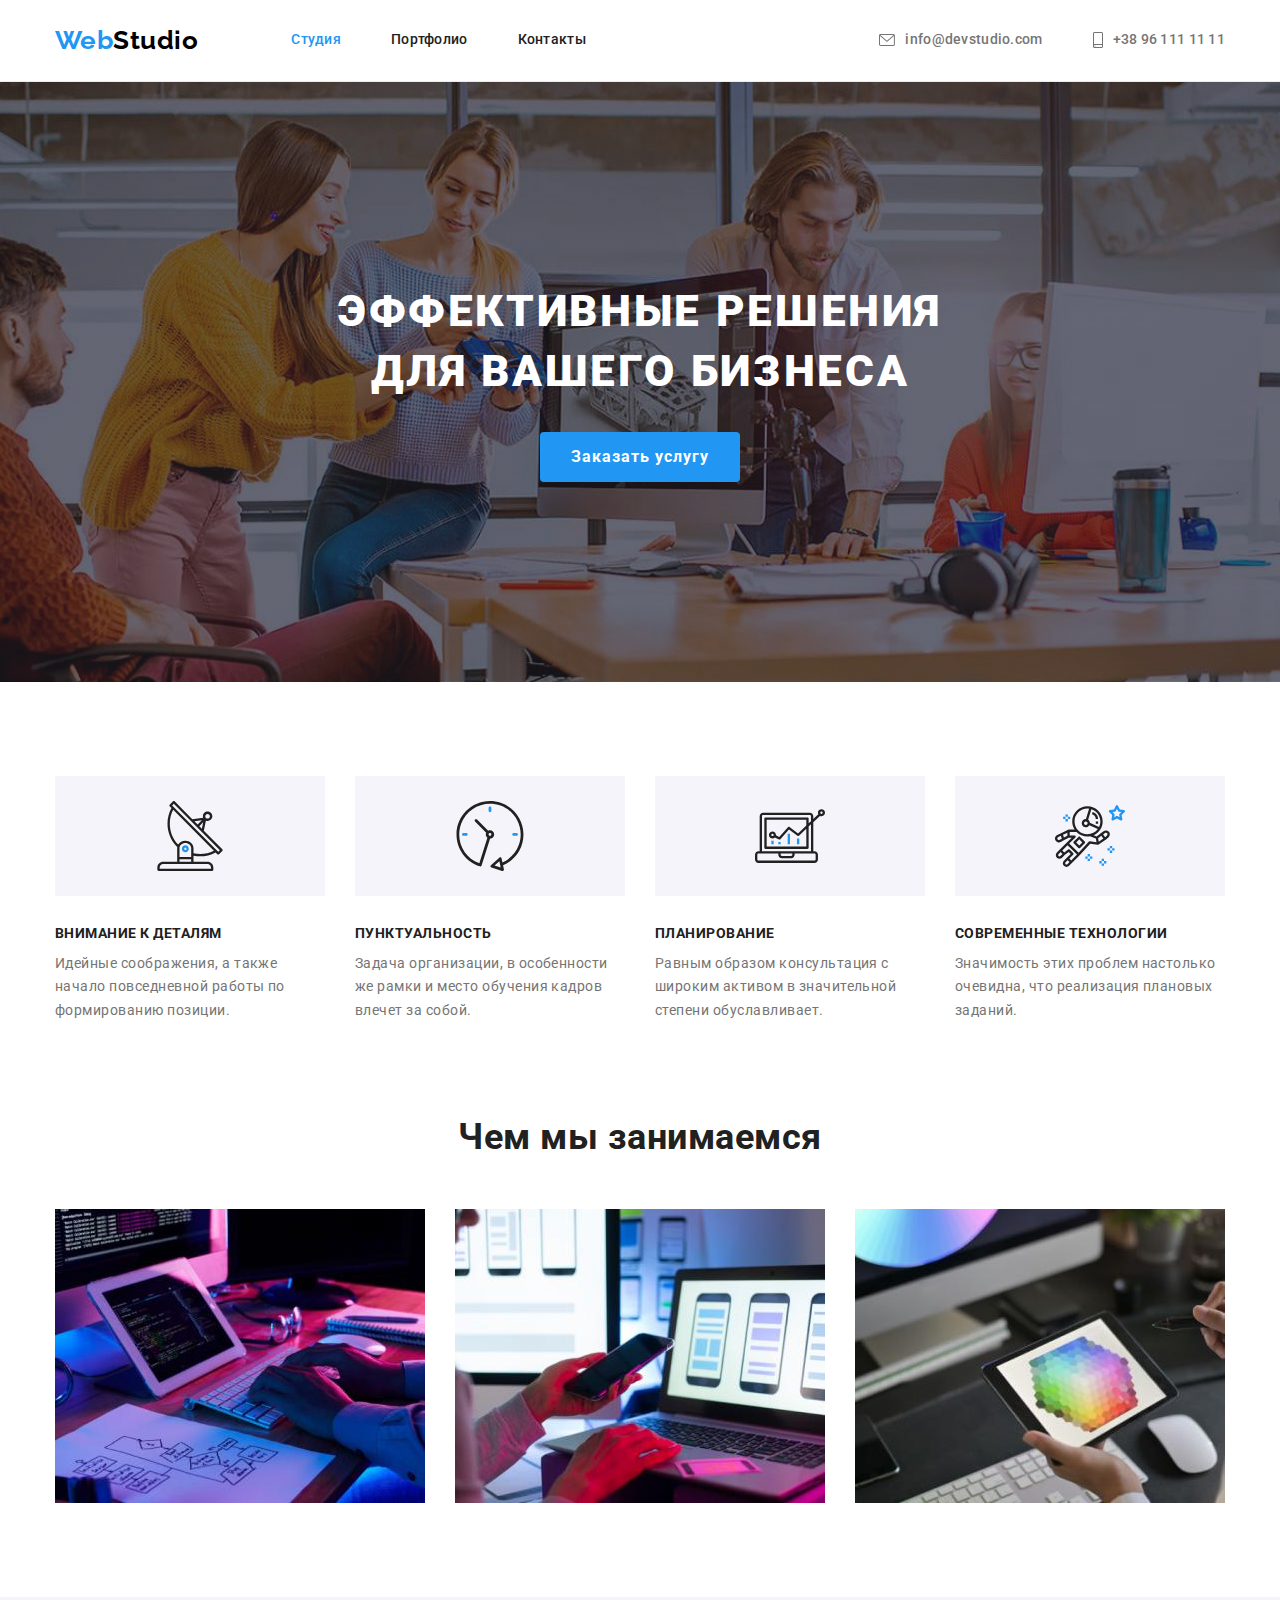
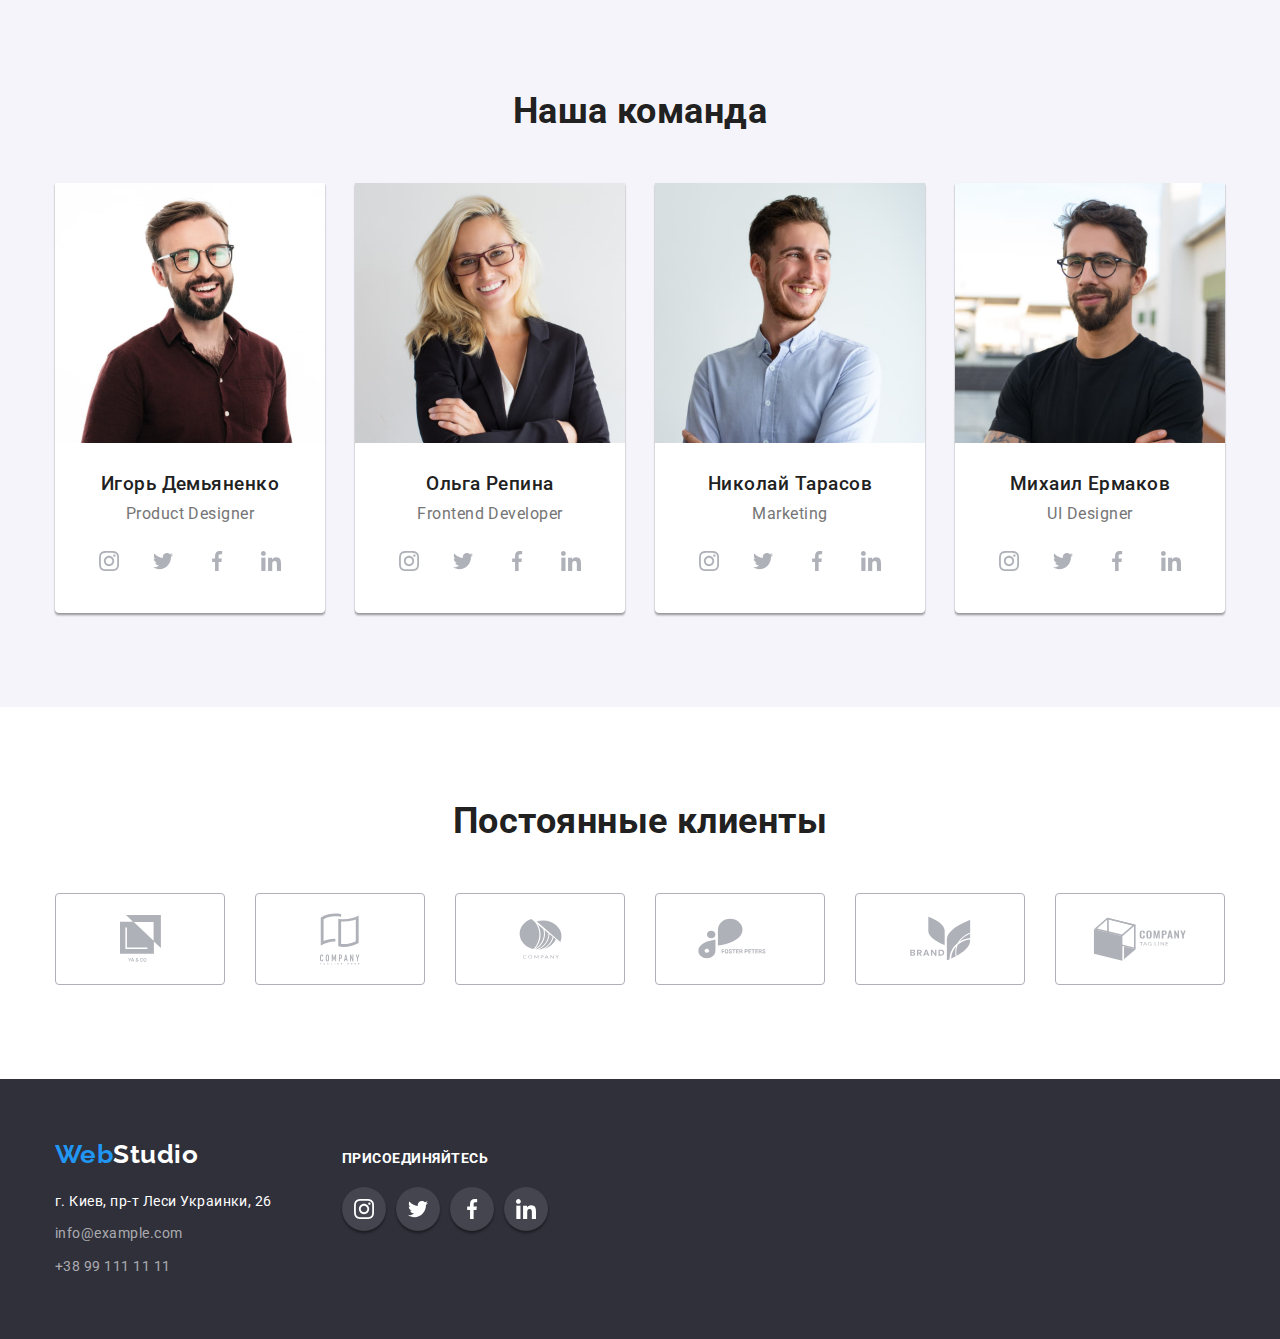
<file: index.html>
<!DOCTYPE html>
<html lang="ru">

<head>
    <meta charset="UTF-8">
    <meta http-equiv="X-UA-Compatible" content="IE=edge">
    <meta name="viewport" content="width=device-width, initial-scale=1.0">
    <title>Студия</title>
    <link rel="stylesheet"
        href="https://cdnjs.cloudflare.com/ajax/libs/modern-normalize/1.1.0/modern-normalize.min.css">
    <link rel="stylesheet" href="./css/style.css">
    <link rel="preconnect" href="https://fonts.googleapis.com">
    <link rel="preconnect" href="https://fonts.gstatic.com" crossorigin>
    <link rel="stylesheet"
        href="https://fonts.googleapis.com/css2?family=Raleway:wght@700&family=Roboto:wght@400;500;700;900&display=swap">
</head>

<body>
    <!--Шапка сайта-->
    <header class="header">
        <div class="container header-container">
            <a class="homepage link" href="./index.html">Web<span class="homepage-dark">Studio</span></a>
            <nav class="header-nav">
                <!--кнопки навигации-->
                <ul class="list menu-list menu-list-nav">
                    <li class="menu-list-link"><a class="nav-link link current" href="./index.html">Студия</a></li>
                    <li class="menu-list-link"><a class="nav-link link" href="./portfolio.html">Портфолио</a></li>
                    <li class="menu-list-link"><a class="nav-link link" href="/контакты">Контакты</a></li>
                </ul>
            </nav>
            <!--почта и телефон-->
            <ul class="list menu-list">
                <li class="header-contacts-link">
                    <div class="contacts-container"><a class="contact-link link" 
                            href="mailto:info@devstudio.com"><svg class="mail-icon" width="16px" height="12px">
                                <use href="./images/sprite.svg#icon-mail"></use>
                            </svg>info@devstudio.com </a> </div>
                </li>
                <li class="header-contacts-link"><div class="contacts-container">
                    <a class="contact-link link" href="tel:+38096-111-11-11"><svg class="tel-icon" width="10px" height="16px">
                        <use href="./images/sprite.svg#tel-icon"></use>
                    </svg>+38 96 111
                            11 11</a>
                </div>
                </li>
                
            </ul>
        </div>
    </header>
    <!-- основной контент-->
    <main>
        <!--главное превью + ссылка для заказа-->
        <section class="main-page">
            <div class="container main-page-container">
                <h1 class="main-page-topic">Эффективные решения для вашего бизнеса</h1>
                <button type="button" class="button-order">Заказать услугу</button>
            </div>
        </section>
        <!--чем мы занимаемся -->
        <section class="our-qualities">
            <div class="container">
                <ul class="list our-qualities-container">
                    <li class="our-qualities-container-item">
                        <div class="icon-qualities">
                            <svg class="our-qualities-container-item-icon" width="70px" height="70px">
                                <use href="./images/sprite.svg#icon-antena"></use>
                            </svg>
                        </div>
                        <h3 class="our-qualities-topic">Внимание к деталям</h3>
                        <p class="our-qualities-description">Идейные соображения, а также начало повседневной работы по
                            формированию позиции.</p>
                    </li>
                    <li class="our-qualities-container-item">
                        <div class="icon-qualities"><svg class="our-qualities-container-item-icon" width="70px"
                                height="70px">
                                <use href="./images/sprite.svg#icon-clock"></use>
                            </svg></div>
                        <h3 class="our-qualities-topic">Пунктуальность</h3>
                        <p class="our-qualities-description">Задача организации, в особенности же рамки и место обучения
                            кадров влечет за собой.</p>
                    </li>
                    <li class="our-qualities-container-item">
                        <div class="icon-qualities"><svg class="our-qualities-container-item-icon" width="70px"
                                height="70px">
                                <use href="./images/sprite.svg#icon-notebook"></use>
                            </svg></div>
                        <h3 class="our-qualities-topic">Планирование</h3>
                        <p class="our-qualities-description">Равным образом консультация с широким активом в
                            значительной
                            степени обуславливает.</p>
                    </li>
                    <li class="our-qualities-container-item">
                        <div class="icon-qualities"><svg class="our-qualities-container-item-icon" width="70px"
                                height="70px">
                                <use href="./images/sprite.svg#icon-astronaut"></use>
                            </svg></div>
                        <h3 class="our-qualities-topic">Современные технологии</h3>
                        <p class="our-qualities-description">Значимость этих проблем настолько очевидна, что реализация
                            плановых заданий.</p>
                    </li>
                </ul>
            </div>
        </section>
        <!-- чем мы занимаемся -->
        <section class="what-we-do-pictures">
            <div class="container">
                <h2 class="what-we-do-topic">Чем мы занимаемся</h2>
                <ul class="list what-we-do-topic-list">
                    <li class="what-we-do-topic-img"><img src="./images/box1.jpg" width="370" height="294"
                            alt="writing code"></li>
                    <li class="what-we-do-topic-img"><img src="./images/box2.jpg" width="370" height="294"
                            alt="laptop smartphones"></li>
                    <li class="what-we-do-topic-img"><img src="./images/box3.jpg" width="370" height="294"
                            alt="color chart"></li>
                </ul>
            </div>
        </section>
        <!-- наша команда -->
        <section class="our-team">
            <div class="container">
                <h2 class="our-team-topic">Наша команда</h2>
                <ul class="list our-team-topic-list">
                    <li class="our-team-topic-item"><img src="./images/productdesigner.jpg" width="270" height="260"
                            alt="product designer">
                        <div class="team-topic-description">
                            <h3 class="our-team-person">Игорь Демьяненко</h3>
                            <p class="our-team-position" lang="en">Product Designer</p>
                            <ul class="our-team-social list social-list">
                                <li class="social-item"> <a class="social-link" href="" target="_blank">
                                        <svg class="social-icon" width="20px" height="20px">
                                            <use href="./images/sprite.svg#icon-instagram"></use>
                                        </svg>
                                    </a></li>
                                <li class="social-item"> <a class="social-link" href="" target="_blank">
                                        <svg class="social-icon" width="20px" height="20px">
                                            <use href="./images/sprite.svg#icon-twitter"></use>
                                        </svg>
                                    </a></li>
                                <li class="social-item"> <a class="social-link" href="" target="_blank">
                                        <svg class="social-icon" width="20px" height="20px">
                                            <use href="./images/sprite.svg#icon-facebook"></use>
                                        </svg>
                                    </a></li>
                                <li class="social-item"> <a class="social-link" href="" target="_blank">
                                        <svg class="social-icon" width="20px" height="20px">
                                            <use href="./images/sprite.svg#icon-linkedin"></use>
                                        </svg>
                                    </a></li>

                            </ul>

                        </div>
                    </li>
                    <li class="our-team-topic-item"><img src="./images/frontenddeveloper.jpg" width="270" height="260"
                            alt="frontend developer">
                        <div class="team-topic-description">
                            <h3 class="our-team-person">Ольга Репина</h3>
                            <p class="our-team-position" lang="en">Frontend Developer</p>
                            <ul class="our-team-social list social-list">
                                <li class="social-item"> <a class="social-link" href="" target="_blank">
                                        <svg class="social-icon" width="20px" height="20px">
                                            <use href="./images/sprite.svg#icon-instagram"></use>
                                        </svg>
                                    </a></li>
                                <li class="social-item"> <a class="social-link" href="" target="_blank">
                                        <svg class="social-icon" width="20px" height="20px">
                                            <use href="./images/sprite.svg#icon-twitter"></use>
                                        </svg>
                                    </a></li>
                                <li class="social-item"> <a class="social-link" href="" target="_blank">
                                        <svg class="social-icon" width="20px" height="20px">
                                            <use href="./images/sprite.svg#icon-facebook"></use>
                                        </svg>
                                    </a></li>
                                <li class="social-item"> <a class="social-link" href="" target="_blank">
                                        <svg class="social-icon" width="20px" height="20px">
                                            <use href="./images/sprite.svg#icon-linkedin"></use>
                                        </svg>
                                    </a></li>

                            </ul>
                        </div>
                    </li>
                    <li class="our-team-topic-item"><img src="./images/marketing.jpg" width="270" height="260"
                            alt="marketing">
                        <div class="team-topic-description">
                            <h3 class="our-team-person">Николай Тарасов</h3>
                            <p class="our-team-position" lang="en">Marketing</p>
                            <ul class="our-team-social list social-list">
                                <li class="social-item"> <a class="social-link" href="" target="_blank">
                                        <svg class="social-icon" width="20px" height="20px">
                                            <use href="./images/sprite.svg#icon-instagram"></use>
                                        </svg>
                                    </a></li>
                                <li class="social-item"> <a class="social-link" href="" target="_blank">
                                        <svg class="social-icon" width="20px" height="20px">
                                            <use href="./images/sprite.svg#icon-twitter"></use>
                                        </svg>
                                    </a></li>
                                <li class="social-item"> <a class="social-link" href="" target="_blank">
                                        <svg class="social-icon" width="20px" height="20px">
                                            <use href="./images/sprite.svg#icon-facebook"></use>
                                        </svg>
                                    </a></li>
                                <li class="social-item"> <a class="social-link" href="" target="_blank">
                                        <svg class="social-icon" width="20px" height="20px">
                                            <use href="./images/sprite.svg#icon-linkedin"></use>
                                        </svg>
                                    </a></li>

                            </ul>
                        </div>
                    </li>
                    <li class="our-team-topic-item"><img src="./images/uidesigner.jpg" width="270" height="260"
                            alt="ui designer">
                        <div class="team-topic-description">
                            <h3 class="our-team-person">Михаил Ермаков</h3>
                            <p class="our-team-position" lang="en">UI Designer</p>
                            <ul class="our-team-social list social-list">
                                <li class="social-item"> <a class="social-link" href="" target="_blank">
                                        <svg class="social-icon" width="20px" height="20px">
                                            <use href="./images/sprite.svg#icon-instagram"></use>
                                        </svg>
                                    </a></li>
                                <li class="social-item"> <a class="social-link" href="" target="_blank">
                                        <svg class="social-icon" width="20px" height="20px">
                                            <use href="./images/sprite.svg#icon-twitter"></use>
                                        </svg>
                                    </a></li>
                                <li class="social-item"> <a class="social-link" href="" target="_blank">
                                        <svg class="social-icon" width="20px" height="20px">
                                            <use href="./images/sprite.svg#icon-facebook"></use>
                                        </svg>
                                    </a></li>
                                <li class="social-item"> <a class="social-link" href="" target="_blank">
                                        <svg class="social-icon" width="20px" height="20px">
                                            <use href="./images/sprite.svg#icon-linkedin"></use>
                                        </svg>
                                    </a></li>

                            </ul>
                        </div>
                    </li>
                </ul>
            </div>
        </section>
        <section class="regular-customers">
            <div class="container">
                <h2 class="regular-customers-topic">Постоянные клиенты</h2>

                <ul class="regular-customers-list list">
                    <li class="regular-customers-item customers-back"><a class="customers-link" href="" target="_blank">
                            <svg class="customers-icon" width="41px" height="47px">
                                <use href="./images/sprite.svg#icon-company1"></use>
                            </svg>
                        </a></li>
                    <li class="regular-customers-item customers-back"><a class="customers-link" href="" target="_blank">
                            <svg class="customers-icon" width="40px" height="52px">
                                <use href="./images/sprite.svg#icon-company2"></use>
                            </svg>
                        </a></li>
                    <li class="regular-customers-item customers-back"><a class="customers-link" href="" target="_blank">
                            <svg class="customers-icon" width="43px" height="41px">
                                <use href="./images/sprite.svg#icon-company3"></use>
                            </svg>
                        </a></li>
                    <li class="regular-customers-item customers-back"><a class="customers-link" href="" target="_blank">
                            <svg class="customers-icon" width="84px" height="41px">
                                <use href="./images/sprite.svg#icon-company4"></use>
                            </svg>
                        </a></li>
                    <li class="regular-customers-item customers-back"><a class="customers-link" href="" target="_blank">
                            <svg class="customers-icon" width="63px" height="45px">
                                <use href="./images/sprite.svg#icon-company5"></use>
                            </svg>
                        </a></li>
                    <li class="regular-customers-item customers-back"><a class="customers-link" href="" target="_blank">
                            <svg class="customers-icon" width="94px" height="44px">
                                <use href="./images/sprite.svg#icon-company6"></use>
                            </svg>
                        </a></li>
                </ul>
            </div>
        </section>
    </main>
    <!--футер сайта-->
    <footer class="footer">
    <div class="container container-footer">
            <div class="footer-left">
            <a class="homepage-footer link footer-homepage-link" href="./index.html">Web<span
                    class="homepage-light">Studio</span></a>
            <address class="address">
                <p class="map-address">г. Киев, пр-т Леси Украинки, 26</p>
                <ul class="list">
                    <li class="map-address-list-item"><a class="address-contact link"
                            href="mailto:info@example.com">info@example.com</a></li>
                    <li class="map-address-list-item"><a class="address-contact link" href="tel:+38099-111-11-11">+38 99
                            111 11 11</a></li>
                </ul>
            </address>
            </div>
            <div class="footer-right">
            <p class="footer-links">ПРИСОЕДИНЯЙТЕСЬ</p>
                        <ul class="list footer-social">
                <li class="social-item"> <a class="social-link-dark" href="" target="_blank">
                        <svg class="social-icon-dark" width="20px" height="20px">
                            <use href="./images/sprite.svg#icon-instagram"></use>
                        </svg>
                    </a></li>
                <li class="social-item"> <a class="social-link-dark social-link-dark" href="" target="_blank">
                        <svg class="social-icon-dark" width="20px" height="20px">
                            <use href="./images/sprite.svg#icon-twitter"></use>
                        </svg>
                    </a></li>
                <li class="social-item"> <a class="social-link-dark" href="" target="_blank">
                        <svg class="social-icon-dark" width="20px" height="20px">
                            <use href="./images/sprite.svg#icon-facebook"></use>
                        </svg>
                    </a></li>
                <li class="social-item"> <a class="social-link-dark" href="" target="_blank">
                        <svg class="social-icon-dark" width="20px" height="20px">
                            <use href="./images/sprite.svg#icon-linkedin"></use>
                        </svg>
                    </a></li>
            </ul>
            
        </div>
    </div>
    </footer>
</body>

</html>
</file>
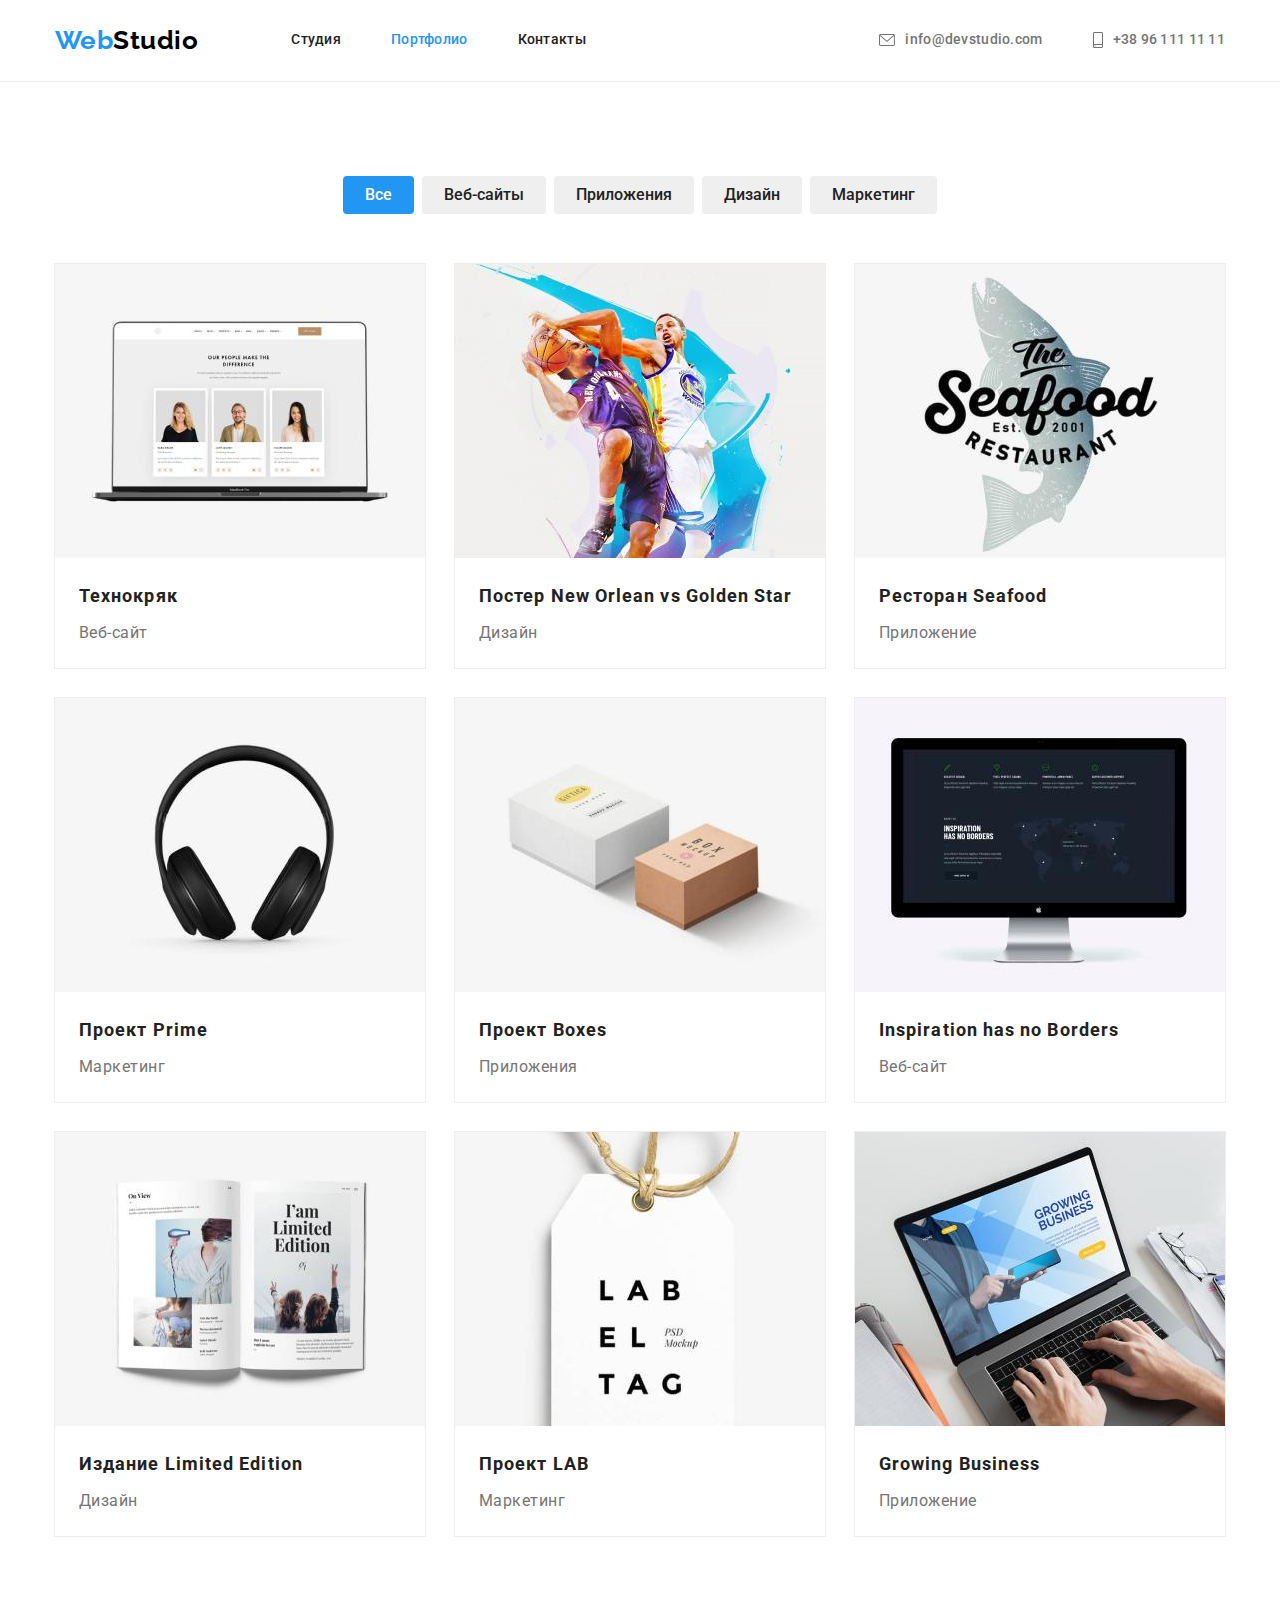
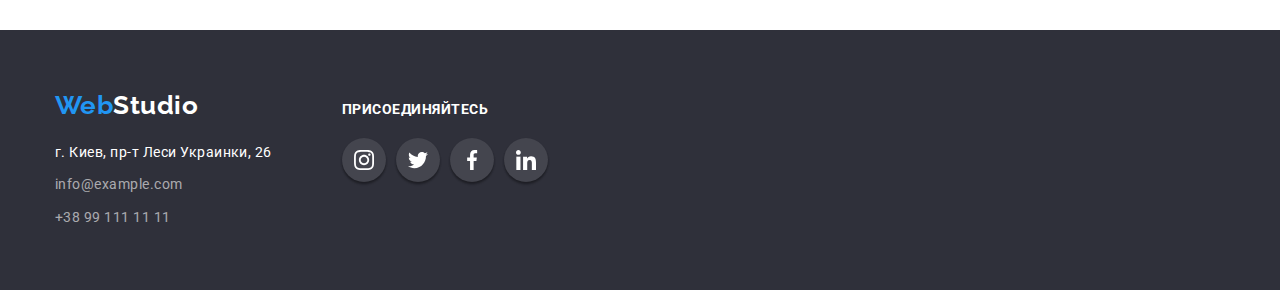
<file: portfolio.html>
<!DOCTYPE html>
<html lang="ru">

<head>
    <meta charset="UTF-8">
    <meta http-equiv="X-UA-Compatible" content="IE=edge">
    <meta name="viewport" content="width=device-width, initial-scale=1.0">
    <title>Портфолио</title>
    <link rel="stylesheet"
        href="https://cdnjs.cloudflare.com/ajax/libs/modern-normalize/1.1.0/modern-normalize.min.css">
    <link rel="stylesheet" href="./css/style.css">
    <link rel="preconnect" href="https://fonts.googleapis.com">
    <link rel="preconnect" href="https://fonts.gstatic.com" crossorigin>
    <link
        href="https://fonts.googleapis.com/css2?family=Raleway:wght@700&family=Roboto:wght@400;500;700;900&display=swap"
        rel="stylesheet">
</head>

<body>
    <!--Шапка сайта-->
    <header class="header">
        <div class="container header-container">
            <a class="homepage link" href="./index.html">Web<span class="homepage-dark">Studio</span></a>
            <nav class="header-nav">
                <!--кнопки навигации-->
                <ul class="list menu-list menu-list-nav">
                    <li class="menu-list-link"><a class="nav-link link" href="./index.html">Студия</a></li>
                    <li class="menu-list-link"><a class="nav-link link current" href="./portfolio.html">Портфолио</a>
                    </li>
                    <li class="menu-list-link"><a class="nav-link link" href="/контакты">Контакты</a></li>
                </ul>
            </nav>
            <!--почта и телефон-->
            <div class="header-contacts">
                <ul class="list menu-list">
                    <li class="header-contacts-link">
                        <div class="contacts-container"><a class="contact-link link"
                                href="mailto:info@devstudio.com"><svg class="mail-icon" width="16px" height="12px">
                                    <use href="./images/sprite.svg#icon-mail"></use>
                                </svg>info@devstudio.com </a> </div>
                    </li>
                    <li class="header-contacts-link">
                        <div class="contacts-container">
                            <a class="contact-link link" href="tel:+38096-111-11-11"><svg class="tel-icon" width="10px"
                                    height="16px">
                                    <use href="./images/sprite.svg#tel-icon"></use>
                                </svg>+38 96 111
                                11 11</a>
                        </div>
                    </li>

                </ul>
            </div>
        </div>
    </header>
    <!-- основной контентр -->
    <main>
        <!-- фильтры портфолио -->

        <section class="portfolio-main-content">
            <div class="container btn-container">
                <h1 class="visually-hidden">Скрытый заголовок</h1>
                <ul class="list btn-container-list">
                    <li class="btn-container-item"><button class="btn active-btn" type="button">Все</button></li>
                    <li class="btn-container-item"><button class="btn" type="button">Веб-сайты</button></li>
                    <li class="btn-container-item"><button class="btn" type="button">Приложения</button></li>
                    <li class="btn-container-item"><button class="btn" type="button">Дизайн</button></li>
                    <li class="btn-container-item"><button class="btn" type="button">Маркетинг</button></li>
                </ul>
                <ul class="list container-list-filter">
                    <li class="container-list-filter-item"><a href="#" class="container-list-filter-link"><img src="./images/tehnokryak.jpg" width="370" height="294"
                            alt="Технокряк">
                        <div class="container-list-filter-item-description">
                            <h3 class="portfolio-content">Технокряк</h3>
                            <p class="portfolio-content-description">Веб-сайт</p>
                        </div></a>
                    </li>
                    <li class="container-list-filter-item"><a href="#" class="container-list-filter-link"><img src="./images/neworlean.jpg" width="370" height="294"
                            alt="Постер New Orlean vs Golden Star">
                        <div class="container-list-filter-item-description">
                            <h3 class="portfolio-content">Постер <span lang="en">New Orlean vs Golden Star</span>
                            </h3>
                            <p class="portfolio-content-description">Дизайн</p>
                        </div></a>
                    </li>
                    <li class="container-list-filter-item"><a href="#" class="container-list-filter-link"><img src="./images/seafood.jpg" width="370" height="294"
                            alt="Ресторан">
                        <div class="container-list-filter-item-description">
                            <h3 class="portfolio-content">Ресторан <span lang="en">Seafood</span></h3>
                            <p class="portfolio-content-description">Приложение</p>
                        </div></a>
                    </li>
                    <li class="container-list-filter-item"><a href="#" class="container-list-filter-link"><img src="./images/prime.jpg" width="370" height="294"
                            alt="Проект Prime">
                        <div class="container-list-filter-item-description">
                            <h3 class="portfolio-content">Проект <span lang="en">Prime</span></h3>
                            <p class="portfolio-content-description">Маркетинг</p>
                        </div></a>
                    </li>
                    <li class="container-list-filter-item"><a href="#" class="container-list-filter-link"><img src="./images/boxes.jpg" width="370" height="294"
                            alt="Проект Boxes">
                        <div class="container-list-filter-item-description">
                            <h3 class="portfolio-content">Проект <span lang="en">Boxes</span></h3>
                            <p class="portfolio-content-description">Приложения</p>
                        </div></a>
                    </li>
                    <li class="container-list-filter-item"><a href="#" class="container-list-filter-link"><img src="./images/inspirationpc.jpg" width="370"
                            height="294" alt="Inspiration has no Borders">
                        <div class="container-list-filter-item-description">
                            <h3 class="portfolio-content" lang="en">Inspiration has no Borders</h3>
                            <p class="portfolio-content-description">Веб-сайт</p>
                        </div></a>
                    </li>
                    <li class="container-list-filter-item"><a href="#" class="container-list-filter-link"><img src="./images/limitededition.jpg" width="370"
                            height="294" alt="Издание Limited Edition">
                        <div class="container-list-filter-item-description">
                            <h3 class="portfolio-content">Издание <span lang="en">Limited Edition</span></h3>
                            <p class="portfolio-content-description">Дизайн</p>
                        </div></a>
                    </li>
                    <li class="container-list-filter-item"><a href="#" class="container-list-filter-link">
                        <img src="./images/lab.jpg" width="370" height="294" alt="Проект LAB Маркетинг">
                        <div class="container-list-filter-item-description">
                            <h3 class="portfolio-content">Проект <span lang="en">LAB</span></h3>
                            <p class="portfolio-content-description">Маркетинг</p>
                        </div></a>
                    </li>
                    <li class="container-list-filter-item"><a href="#" class="container-list-filter-link"><img src="./images/businesslaptop.jpg" width="370"
                            height="294" alt="Growing Business">
                        <div class="container-list-filter-item-description">
                            <h3 class="portfolio-content" lang="en">Growing Business</h3>
                            <p class="portfolio-content-description">Приложение</p>
                        </div></a>
                    </li>
                </ul>
            </div>
        </section>
    </main>
    <!--футер сайта-->
    <footer class="footer">
        <div class="container container-footer">
            <div class="footer-left">
                <a class="homepage-footer link footer-homepage-link" href="./index.html">Web<span
                        class="homepage-light">Studio</span></a>
                <address class="address">
                    <p class="map-address">г. Киев, пр-т Леси Украинки, 26</p>
                    <ul class="list">
                        <li class="map-address-list-item"><a class="address-contact link"
                                href="mailto:info@example.com">info@example.com</a></li>
                        <li class="map-address-list-item"><a class="address-contact link"
                                href="tel:+38099-111-11-11">+38 99
                                111 11 11</a></li>
                    </ul>
                </address>
            </div>
            <div class="footer-right">
                <p class="footer-links">ПРИСОЕДИНЯЙТЕСЬ</p>
                <ul class="list footer-social">
                    <li class="social-item"> <a class="social-link-dark" href="" target="_blank">
                            <svg class="social-icon-dark" width="20px" height="20px">
                                <use href="./images/sprite.svg#icon-instagram"></use>
                            </svg>
                        </a></li>
                    <li class="social-item"> <a class="social-link-dark" href="" target="_blank">
                            <svg class="social-icon-dark" width="20px" height="20px">
                                <use href="./images/sprite.svg#icon-twitter"></use>
                            </svg>
                        </a></li>
                    <li class="social-item"> <a class="social-link-dark" href="" target="_blank">
                            <svg class="social-icon-dark" width="20px" height="20px">
                                <use href="./images/sprite.svg#icon-facebook"></use>
                            </svg>
                        </a></li>
                    <li class="social-item"> <a class="social-link-dark" href="" target="_blank">
                            <svg class="social-icon-dark" width="20px" height="20px">
                                <use href="./images/sprite.svg#icon-linkedin"></use>
                            </svg>
                        </a></li>
                </ul>

            </div>
        </div>
    </footer>
</body>

</html>
</file>
<file: css/style.css>
html {
  box-sizing: border-box;
}

img {
  display: block;
  max-width: 100%;
}

p,
h1,
h2,
h3,
h4,
h5,
h6 {
  margin: 0;
}

section {
  padding-top: 94px;
  padding-bottom: 94px;
}

ul {
  margin: 0;
  padding: 0;
}

:root {
  --header-color: #ffffff;
  --primary-text-color: #212121;
  --second-text-color: #757575;
  --background-text-color: #2196f3;
  --background-color-one: #2f303a;
  --background-color-two: #f5f4fa;
  --third-text-color: #000000;
  --four-text-color: rgba(255, 255, 255, 0.6);
  --background-border-color-one: #eeeeee;
  --background-border-color-two: #ececec;
  --icon-color-passive: #afb1b8;
  --icon-color-active: #ffffff;
  --icon-color-dark: rgba(255, 255, 255, 0.1);
  --shadow-all--: 0px 3px 2px rgba(0, 0, 0, 0.12),
    0px 1px 2px rgba(0, 0, 0, 0.14), 0px 2px 2px rgba(0, 0, 0, 0.2);
}

body {
  font-family: "Roboto", sans-serif;
  color: var(--primary-text-color);
  background-color: var(--header-color);
  letter-spacing: 0.03em;
}

/* -------------------Шапка сайта--------------------*/
.header {
  background-color: var(--header-color);
  border-bottom: 1px solid var(--background-border-color-two);
}

.container {
  width: 1200px;
  padding-left: 15px;
  padding-right: 15px;
  margin-left: auto;
  margin-right: auto;
}

.header-container {
  display: flex;
  align-items: center;
}

.homepage {
  display: inline-block;
  font-family: Raleway;
  font-weight: 700;
  font-size: 26px;
  line-height: 1.19;
  color: var(--background-text-color);
  padding-top: 25px;
  padding-bottom: 25px;
  margin-right: 93px;
}

.homepage-footer {
  display: inline-block;
  font-family: Raleway;
  font-weight: 700;
  font-size: 26px;
  line-height: 1.19;
  color: var(--background-text-color);
}

.homepage-dark {
  color: var(--third-text-color);
}
.homepage-light {
  color: var(--header-color);
}

/* ------------------кнопки навигации --------------------*/
.header-nav {
  margin-right: auto;
}
.nav-link {
  display: block;
  font-weight: 500;
  font-size: 14px;
  line-height: 1.14;
  letter-spacing: 0.02em;
  color: var(--primary-text-color);
  padding-top: 32px;
  padding-bottom: 32px;
}
.menu-list {
  display: flex;
}

.menu-list-link {
  margin-right: 50px;
}
.menu-list-link:last-child {
  margin-right: 0px;
}

/* ----------------почта и телефон---------------- */
.header-contacts-link {
  margin-right: 50px;
}

.header-contacts-link:last-child {
  margin-right: 0;
}
.mail-icon {
  margin-right: 10px;
  height: 100%;
  fill: var(--second-text-color);
}

.tel-icon {
  margin-right: 10px;
  height: 100%;
  fill: var(--second-text-color);
}
.list {
  list-style: none;
}

.link {
  text-decoration: none;
}

.link:hover {
  color: var(--background-text-color);
}

.link:focus {
  color: var(--background-text-color);
}

.link:hover .mail-icon,
.link:focus .mail-icon,
.link:focus .tel-icon,
.link:hover .tel-icon {
  fill: var(--background-text-color);
}
.link:hover .mail-icon {
  fill: var(--background-text-color);
}

.link:focus .mail-icon {
  fill: var(--background-text-color);
}

.list .link.current {
  color: var(--background-text-color);
}

/* ссылки контактов */
.contacts-container {
  display: flex;
}

.contact-link {
  display: flex;
  font-weight: 500;
  font-size: 14px;
  line-height: 1.14;
  color: var(--second-text-color);
  letter-spacing: 0.02em;
  padding-top: 32px;
  padding-bottom: 32px;
  align-items: center;
}
/*  */
/* главное превью + ссылка для заказа */

/* .main-page {
  background-color: #2196f3;
} */

.main-page {
  background-color: var(--background-color-one);
  padding-top: 200px;
  padding-bottom: 200px;
  display: block;
  margin-left: auto;
  margin-right: auto;
  background-image: linear-gradient(
      rgba(47, 48, 58, 0.4),
      rgba(47, 48, 58, 0.4)
    ),
    url(../images/hero-background.jpg);
  background-repeat: no-repeat;
  background-position: 50%;
  background-size: cover;
  max-width: 1600px;
}

.main-page-container {
  text-align: center;
  max-width: 696px;
}

.visually-hidden {
  position: absolute;
  white-space: nowrap;
  width: 1px;
  height: 1px;
  overflow: hidden;
  border: 0;
  padding: 0;
  clip: rect(0 0 0 0);
  clip-path: inset(50%);
  margin: -1px;
}

.main-page-topic {
  font-weight: 900;
  font-size: 44px;
  line-height: 1.36;
  letter-spacing: 0.06em;
  text-transform: uppercase;
  color: var(--header-color);
  margin-bottom: 30px;
}

/* кнопка заказать услугу */
.button-order {
  min-width: 200px;
  height: 50px;
  cursor: pointer;
  font-weight: 700;
  line-height: 1.87;
  letter-spacing: 0.06em;
  background-color: var(--background-text-color);
  color: var(--header-color);
  border-radius: 4px;
  border: none;
}

/* чем мы занимаемся */
.our-qualities-container {
  display: flex;
  flex-wrap: wrap;
}
.icon-qualities {
  display: flex;
  width: 270px;
  margin-bottom: 30px;
  align-items: center;
  justify-content: center;
  background-color: var(--background-color-two);
  padding-left: 100px;
  padding-right: 100px;
  padding-top: 25px;
  padding-bottom: 25px;
}

.our-qualities-topic {
  font-weight: 700;
  font-size: 14px;
  line-height: 1.14;
  color: var(--primary-text-color);
  text-transform: uppercase;
  margin-bottom: 10px;
}

.our-qualities-container-item {
  margin-left: 30px;
  flex-basis: calc((100% - 3 * 30px) / 4);
}

.our-qualities-container-item-icon {
  border-radius: 4px;
  background-size: cover;
  background-position: center;
  background-repeat: no-repeat;
  background-color: var(--background-color-two);
}

.our-qualities-container-item:first-child {
  margin-left: 0;
}

.our-qualities-description {
  display: inline-block;
  font-size: 14px;
  line-height: 1.71;
  color: var(--second-text-color);
  display: inline-block;
}

.what-we-do-pictures {
  padding-top: 0px;
}

.what-we-do-topic {
  font-weight: 700;
  font-size: 36px;
  line-height: 1.16;
  color: var(--primary-text-color);
  text-align: center;
  margin-bottom: 50px;
}

.what-we-do-topic-list {
  display: flex;
}
.what-we-do-topic-img {
  margin-right: 30px;
}
.what-we-do-topic-img:last-child {
  margin-right: 0;
}

/* наша команда */
.our-team {
  background-color: var(--background-color-two);
}

.our-team-topic {
  font-weight: 700;
  font-size: 36px;
  line-height: 1.16;
  text-align: center;
  margin-bottom: 50px;
}

.our-team-topic-list {
  display: flex;
  flex-wrap: wrap;
  align-items: center;
}
.team-topic-description {
  background-color: var(--header-color);
  border-bottom-left-radius: 5px;
  border-bottom-right-radius: 5px;
  padding-top: 30px;
  padding-bottom: 30px;
}

.social-list {
  display: flex;
  justify-content: center;
  align-items: center;
  margin: 0px;
  padding: 0px;
}

.social-item {
  width: 44px;
  height: 44px;
  margin-right: 10px;
}

.social-item:last-child {
  margin-right: 0px;
}

.social-icon {
  fill: var(--icon-color-passive);
  transition: fill 300ms linear;
}

.social-icon-dark {
  fill: var(--icon-color-active);
}

.social-link {
  width: 100%;
  height: 100%;
  background-color: var(--header-color);
  border-radius: 50%;
  display: flex;
  padding: 12px;
  transition: background-color 300ms linear;
}

.social-link:hover,
.social-link:focus {
  background-color: var(--background-text-color);
}
.social-link:hover .social-icon,
.social-link:focus .social-icon {
  fill: var(--icon-color-active);
}

.our-team-topic-item {
  margin-right: 30px;
  text-align: center;
  flex-basis: calc((100% - 3 * 30px) / 4);
  box-shadow: var(--shadow-all--);
  border-radius: 0px 0px 4px 4px;
}

.our-team-person {
  font-weight: 500;
  line-height: 1.18;
  color: var(--primary-text-color);
  margin-bottom: 10px;
}

.our-team-person:last-child {
  margin-right: 0;
}

.our-team-topic-item:nth-child(4n) {
  margin-right: 0px;
}

.our-team-position {
  line-height: 1.18;
  color: var(--second-text-color);
  margin-bottom: 15px;
}
/* Постоянные клиенты */
.regular-customers-topic {
  font-weight: 700;
  font-size: 36px;
  line-height: 1.16;
  text-align: center;
  margin-bottom: 50px;
}

.regular-customers-list {
  display: flex;
  flex-wrap: wrap;
}

.regular-customers-item {
  display: block;
  margin-right: 30px;
}
.customers-back {
  width: 170px;
  height: 92px;
  border: 1px solid var(--icon-color-passive);
  border-radius: 4px;
}
.regular-customers-item:last-child {
  margin-right: 0px;
}

.customers-back:focus,
.customers-back:hover {
  border-color: var(--background-text-color);
}

.customers-link {
  display: flex;
  align-items: center;
  justify-content: center;
  width: 100%;
  height: 100%;
  color: var(--icon-color-passive);
}

.customers-icon {
  fill: var(--icon-color-passive);
}

.customers-link:hover .customers-icon,
.customers-link:focus .customers-icon {
  fill: var(--background-text-color);
}

/* футер */

.footer {
  background-color: var(--background-color-one);
  padding-top: 60px;
  padding-bottom: 60px;
}

.footer-homepage-link {
  display: flex;
  margin-bottom: 20px;
}
.address {
  text-align: left;
}
.map-address {
  font-size: 14px;
  font-style: normal;
  line-height: 1.71;
  color: var(--header-color);
  margin-bottom: 9px;
}

.address-contact {
  font-size: 14px;
  font-style: normal;
  line-height: 1.71;
  color: var(--four-text-color);
}
.map-address-list-item {
  margin-bottom: 9px;
}

.map-address-list-item:last-child {
  margin-bottom: 0;
}
.container-footer {
  display: flex;
  justify-content: flex-start;
  align-items: baseline;
}

.footer-left {
  margin-right: 70px;
}

.footer-social {
  display: flex;
  flex-direction: row;
}

.footer-links {
  font-size: 14px;
  font-style: normal;
  font-weight: 700;
  line-height: 1.14;
  color: var(--header-color);
  margin-bottom: 20px;
}

.social-link-dark {
  width: 100%;
  height: 100%;
  background-color: var(--header-color);
  border-radius: 50%;
  display: flex;
  padding: 12px;
  background-color: var(--icon-color-dark);
  box-shadow: var(--shadow-all--);
}

.social-link-dark:hover,
.social-link-dark:focus {
  background-color: var(--background-text-color);
}
.social-link-dark:hover .social-icon,
.social-link-dark:focus .social-icon {
  fill: var(--icon-color-active);
}

/* портфолио */
.btn {
  cursor: pointer;
  font-weight: 500;
  line-height: 1.62;
  text-align: center;
  color: var(--primary-text-color);
  border-radius: 4px;
  border: none;
  padding: 6px 22px;
  transition: color 300ms linear, background-color 300ms, linear;
}

.btn-container-list {
  display: flex;
  justify-content: center;
  margin-bottom: 50px;
}

.active-btn {
  color: var(--header-color);
  background-color: var(--background-text-color);
}

.btn:hover,
.btn:focus {
  background-color: var(--background-text-color);
  color: var(--header-color);
  box-shadow: var(--shadow-all--);
}

.btn-container-item {
  margin-right: 8px;
}

.btn-container-item:last-child {
  margin-right: 0;
}

.portfolio-content {
  font-weight: 700;
  font-size: 18px;
  line-height: 2;
  letter-spacing: 0.06em;
  color: var(--primary-text-color);
  margin-bottom: 4px;
}

.container-list-filter {
  display: flex;
  flex-wrap: wrap;
  margin-right: -30px;
  margin-bottom: -30px;
}

.container-list-filter-item {
  flex-basis: calc((100% - 3 * 30px) / 3);
  margin-right: 30px;
  margin-bottom: 30px;
  outline: 1px solid var(--background-border-color-one);
}
.container-list-filter-link {
  display: block;
  text-decoration: none;
}
.container-list-filter-item:hover,
.container-list-filter-item:focus {
  cursor: pointer;
  box-shadow: var(--shadow-all--);
}

.container-list-filter-link:focus {
  box-shadow: var(--shadow-all--);
}

.container-list-filter-item-description {
  padding-top: 20px;
  padding-bottom: 20px;
  padding-left: 24px;
  padding-right: 24px;
}

.portfolio-content-description {
  line-height: 1.87;
  color: var(--second-text-color);
}
</file>
